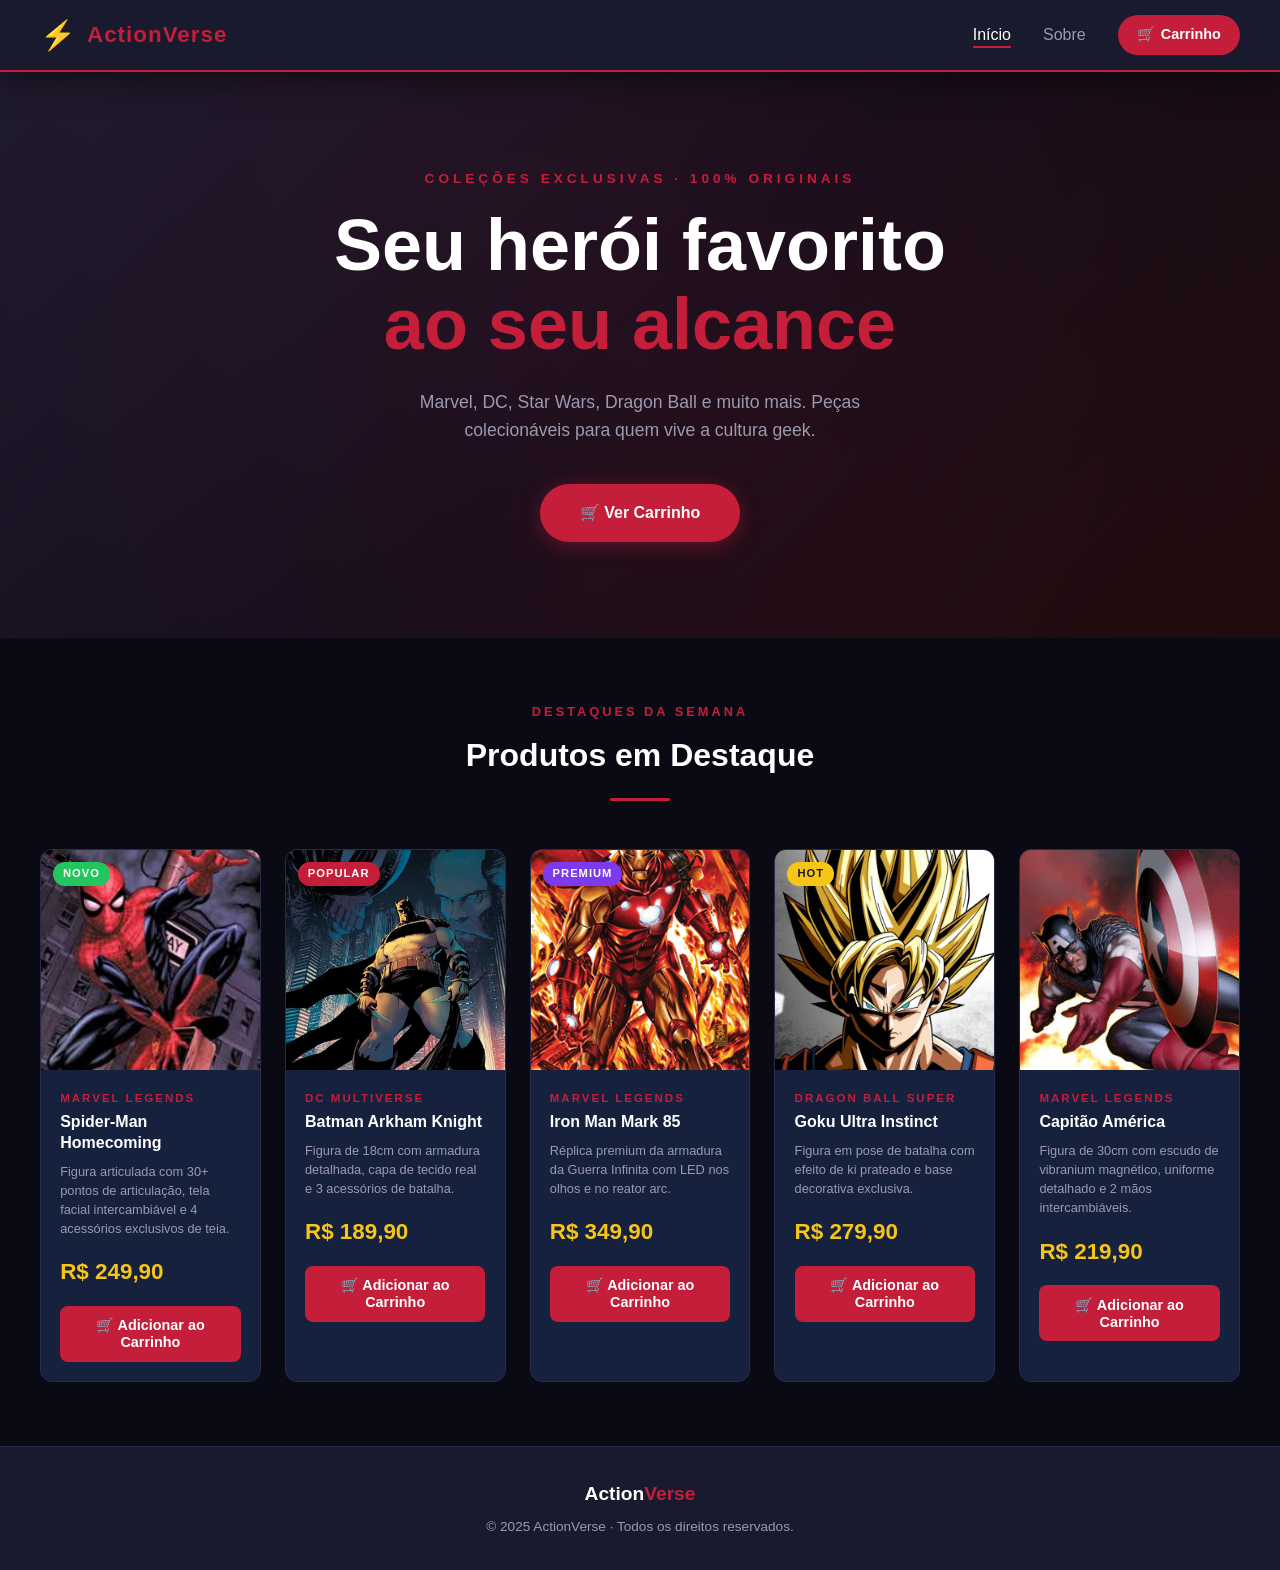
<file: index.html>
<!DOCTYPE html>
<html lang="pt-BR">
<head>
  <meta charset="UTF-8" />
  <meta name="viewport" content="width=device-width, initial-scale=1.0" />
  <meta name="description" content="ActionVerse — As melhores action figures do mercado." />
  <title>ActionVerse — Action Figures</title>
  <link rel="stylesheet" href="src/css/estilo.css" />
</head>
<body>

  <header>
    <nav class="navbar" role="navigation" aria-label="Navegação principal">
      <div class="navbar__container">

        <a href="index.html" class="navbar__logo" aria-label="ActionVerse — Página inicial">
          <span class="logo-icon" aria-hidden="true">⚡</span>
          <span class="logo-text">Action<span>Verse</span></span>
        </a>

        <ul class="navbar__nav" role="list">
          <li><a href="index.html"        class="navbar__link active">Início</a></li>
          <li><a href="pages/sobre.html"  class="navbar__link">Sobre</a></li>
          <li>
            <a href="pages/loja.html" class="navbar__cart-btn" aria-label="Ver carrinho">
              🛒 <span>Carrinho</span>
              <span class="cart-badge" id="cart-badge" style="display:none;">0</span>
            </a>
          </li>
        </ul>

      </div>
    </nav>
  </header>

  <main>

    <section class="hero" aria-label="Destaque principal">
      <div class="hero__container">
        <p class="hero__eyebrow">Coleções Exclusivas · 100% Originais</p>

        <h1 class="hero__title">
          Seu herói favorito
          <span class="highlight">ao seu alcance</span>
        </h1>

        <p class="hero__subtitle">
          Marvel, DC, Star Wars, Dragon Ball e muito mais.
          Peças colecionáveis para quem vive a cultura geek.
        </p>

        <a href="pages/loja.html" class="hero__cta">
          🛒 Ver Carrinho
        </a>
      </div>
    </section>

    <section class="section" id="produtos" aria-label="Produtos em destaque">
      <div class="section__container">

        <header class="section__header">
          <p class="section__eyebrow">Destaques da Semana</p>
          <h2 class="section__title">Produtos em Destaque</h2>
          <div class="section__divider" role="presentation"></div>
        </header>

        <div
          class="products-grid"
          id="products-container"
          role="list"
          aria-label="Lista de produtos"
        ></div>

      </div>
    </section>

  </main>

  <footer>
    <div class="footer__container">
      <p class="footer__logo">Action<span>Verse</span></p>
      <p class="footer__text">© 2025 ActionVerse · Todos os direitos reservados.</p>
    </div>
  </footer>

  <script src="src/js/script.js"></script>
</body>
</html>
</file>
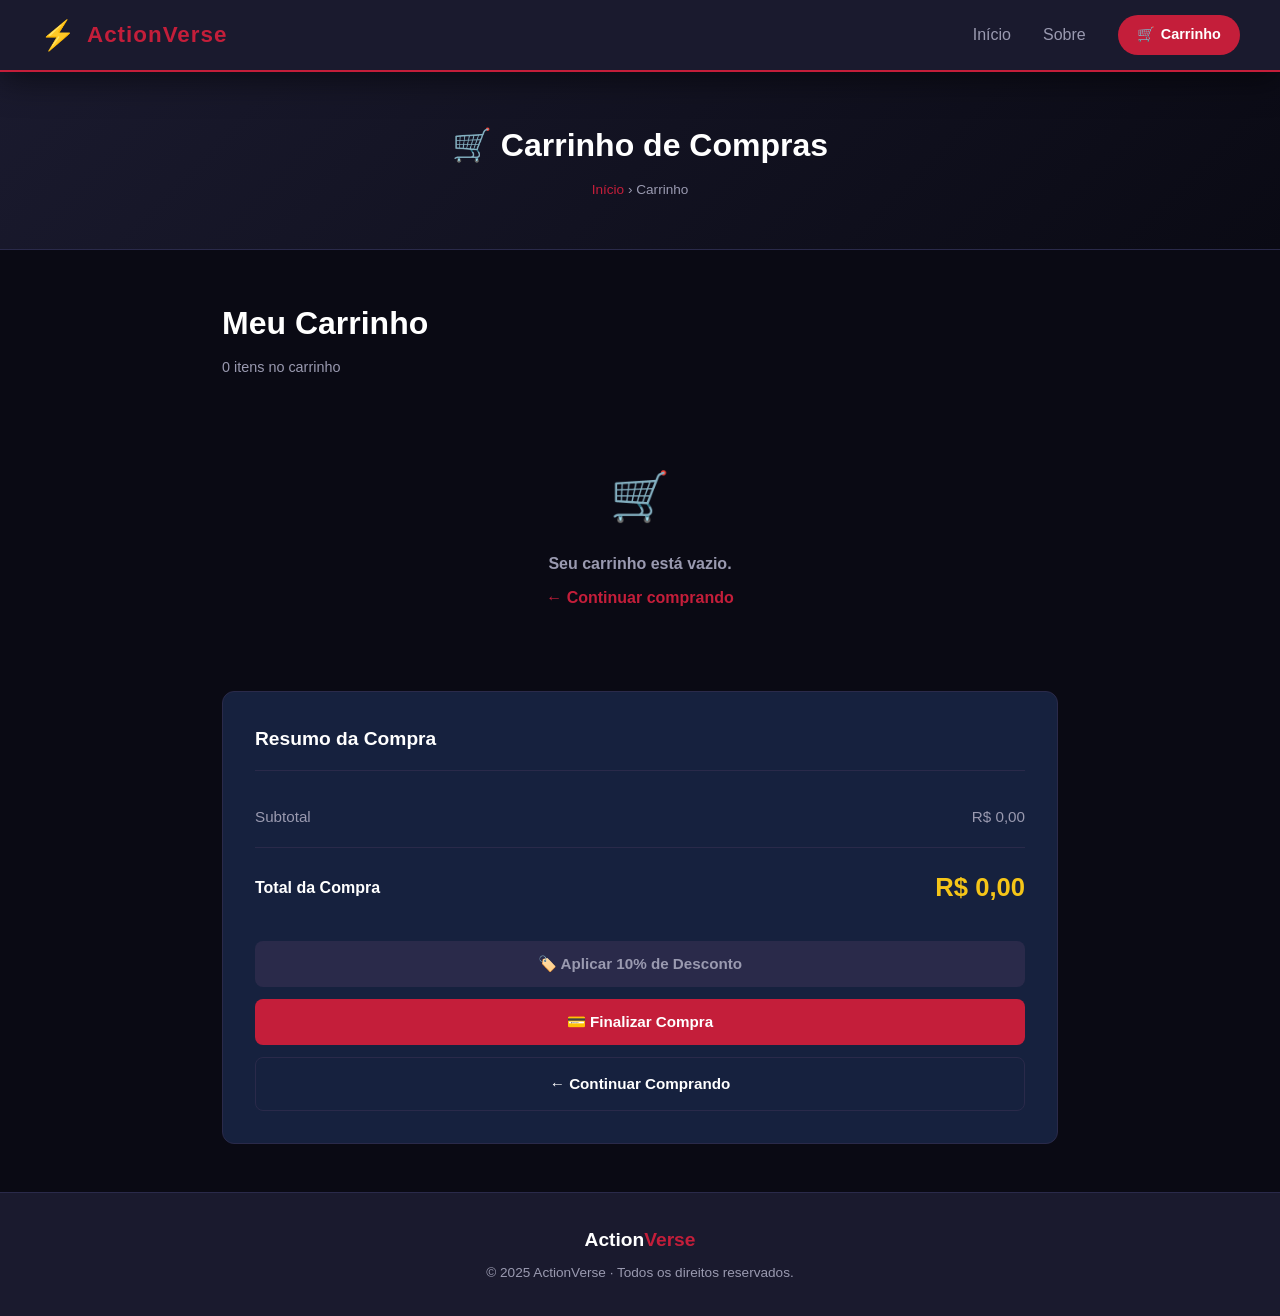
<file: pages/loja.html>
<!DOCTYPE html>
<html lang="pt-BR">
<head>
  <meta charset="UTF-8" />
  <meta name="viewport" content="width=device-width, initial-scale=1.0" />
  <meta name="description" content="Carrinho de compras — ActionVerse." />
  <title>Carrinho — ActionVerse</title>
  <link rel="stylesheet" href="../src/css/estilo.css" />
</head>
<body>

  <header>
    <nav class="navbar" role="navigation" aria-label="Navegação principal">
      <div class="navbar__container">

        <a href="../index.html" class="navbar__logo" aria-label="ActionVerse — Página inicial">
          <span class="logo-icon" aria-hidden="true">⚡</span>
          <span class="logo-text">Action<span>Verse</span></span>
        </a>

        <ul class="navbar__nav" role="list">
          <li><a href="../index.html"  class="navbar__link">Início</a></li>
          <li><a href="sobre.html"     class="navbar__link">Sobre</a></li>
          <li>
            <a href="loja.html" class="navbar__cart-btn" aria-current="page">
              🛒 <span>Carrinho</span>
              <span class="cart-badge" id="cart-badge" style="display:none;">0</span>
            </a>
          </li>
        </ul>

      </div>
    </nav>
  </header>

  <main>

    <section class="page-hero" aria-label="Cabeçalho da página">
      <h1 class="page-hero__title">🛒 Carrinho de Compras</h1>
      <nav class="page-hero__breadcrumb" aria-label="Trilha de navegação">
        <a href="../index.html">Início</a> › Carrinho
      </nav>
    </section>

    <section class="cart-section" aria-label="Carrinho e resumo da compra">

      <header class="cart-header">
        <h2 class="cart-header__title">Meu Carrinho</h2>
        <p class="cart-header__subtitle" id="item-count" aria-live="polite">Carregando...</p>
      </header>

      <ul class="cart-list" id="cart-list" aria-label="Itens no carrinho" aria-live="polite">
      </ul>

      <aside class="cart-summary" aria-label="Resumo financeiro da compra">

        <h3 class="cart-summary__title">
          Resumo da Compra
          <span class="cart-summary__discount-tag" id="discount-tag" aria-label="Desconto ativo">
            10% OFF
          </span>
        </h3>

        <dl>
          <div class="cart-summary__row" role="group">
            <dt>Subtotal</dt>
            <dd id="subtotal-value" aria-live="polite">R$ 0,00</dd>
          </div>

          <div
            class="cart-summary__row"
            id="discount-row"
            style="display: none;"
            role="group"
            aria-live="polite"
          >
            <dt>Desconto (10%)</dt>
            <dd id="discount-value" style="color: var(--success);">- R$ 0,00</dd>
          </div>

          <div class="cart-summary__row cart-summary__row--total" role="group">
            <dt>Total da Compra</dt>
            <dd>
              <span
                class="cart-summary__total-value"
                id="total-value"
                aria-live="polite"
                aria-atomic="true"
              >R$ 0,00</span>
            </dd>
          </div>
        </dl>

        <div class="cart-summary__actions">

          <button
            class="btn btn--discount"
            id="btn-discount"
            type="button"
            aria-label="Aplicar cupom de 10% de desconto no total"
          >
            🏷️ Aplicar 10% de Desconto
          </button>

          <button
            class="btn btn--primary"
            id="btn-finalizar"
            type="button"
          >
            💳 Finalizar Compra
          </button>

          <a href="../index.html" class="btn btn--secondary">
            ← Continuar Comprando
          </a>

        </div>
      </aside>

    </section>
  </main>

  <footer>
    <div class="footer__container">
      <p class="footer__logo">Action<span>Verse</span></p>
      <p class="footer__text">© 2025 ActionVerse · Todos os direitos reservados.</p>
    </div>
  </footer>

  <div class="modal-overlay" id="modal-overlay" role="dialog" aria-modal="true" aria-labelledby="modal-title">
    <div class="modal">
      <div class="modal__icon">✅</div>
      <h2 class="modal__title" id="modal-title">Compra finalizada com sucesso!</h2>
      <p class="modal__text">Obrigado pela sua compra. Seu pedido foi recebido.</p>
      <button class="btn btn--primary modal__btn" id="modal-close" type="button">
        Continuar Comprando
      </button>
    </div>
  </div>

  <script src="../src/js/script.js"></script>
</body>
</html>
</file>
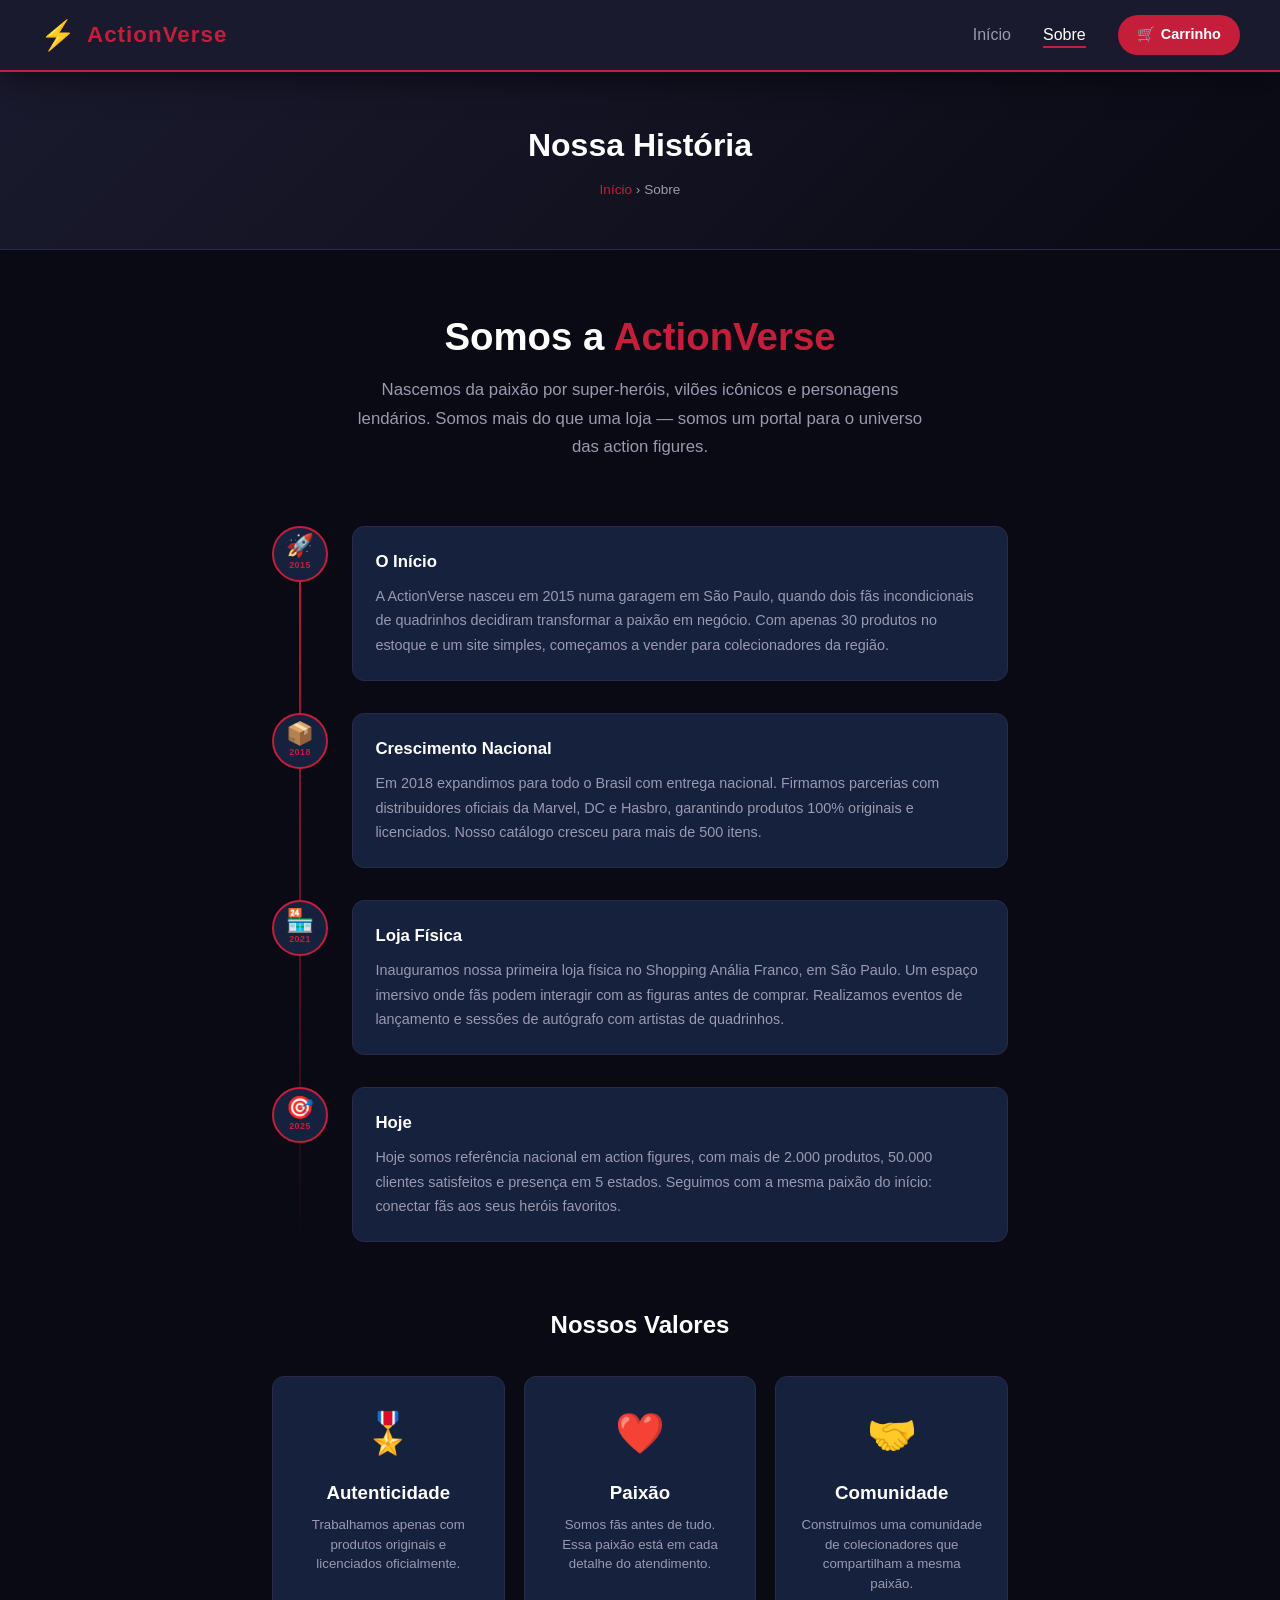
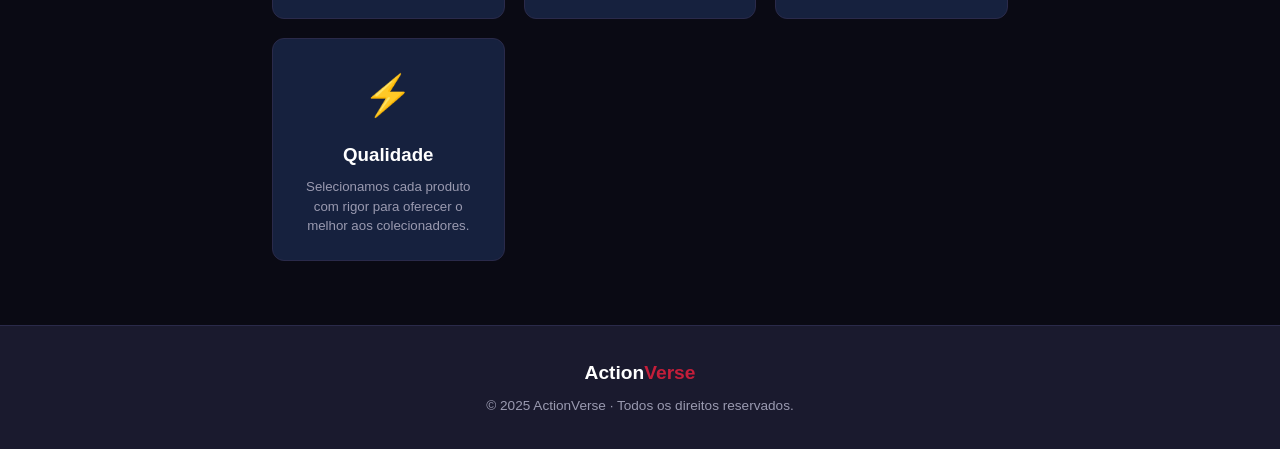
<file: pages/sobre.html>
<!DOCTYPE html>
<html lang="pt-BR">
<head>
  <meta charset="UTF-8" />
  <meta name="viewport" content="width=device-width, initial-scale=1.0" />
  <meta name="description" content="Conheça a história da ActionVerse, sua loja especializada em action figures." />
  <title>Sobre Nós — ActionVerse</title>
  <link rel="stylesheet" href="../src/css/estilo.css" />
</head>
<body>

  <header>
    <nav class="navbar" role="navigation" aria-label="Navegação principal">
      <div class="navbar__container">

        <a href="../index.html" class="navbar__logo" aria-label="ActionVerse — Página inicial">
          <span class="logo-icon" aria-hidden="true">⚡</span>
          <span class="logo-text">Action<span>Verse</span></span>
        </a>

        <ul class="navbar__nav" role="list">
          <li><a href="../index.html"  class="navbar__link">Início</a></li>
          <li><a href="sobre.html"     class="navbar__link active">Sobre</a></li>
          <li>
            <a href="loja.html" class="navbar__cart-btn" aria-label="Ver carrinho">
              🛒 <span>Carrinho</span>
              <span class="cart-badge" id="cart-badge" style="display:none;">0</span>
            </a>
          </li>
        </ul>

      </div>
    </nav>
  </header>

  <main>

    <section class="page-hero" aria-label="Cabeçalho da página">
      <h1 class="page-hero__title">Nossa História</h1>
      <nav class="page-hero__breadcrumb" aria-label="Trilha de navegação">
        <a href="../index.html">Início</a> › Sobre
      </nav>
    </section>

    <article class="about-section">

      <header class="about-hero">
        <h2 class="about-hero__title">
          Somos a <span>ActionVerse</span>
        </h2>
        <p class="about-hero__lead">
          Nascemos da paixão por super-heróis, vilões icônicos e personagens lendários.
          Somos mais do que uma loja — somos um portal para o universo das action figures.
        </p>
      </header>

      <section aria-label="Linha do tempo da empresa">
        <ol class="about-timeline">

          <li class="timeline-item">
            <div class="timeline-item__dot" aria-hidden="true">
              <span class="dot-emoji">🚀</span>
              <small class="dot-year">2015</small>
            </div>
            <div class="timeline-item__content">
              <h3 class="timeline-item__title">O Início</h3>
              <p class="timeline-item__text">
                A ActionVerse nasceu em 2015 numa garagem em São Paulo, quando dois fãs
                incondicionais de quadrinhos decidiram transformar a paixão em negócio.
                Com apenas 30 produtos no estoque e um site simples, começamos a vender
                para colecionadores da região.
              </p>
            </div>
          </li>

          <li class="timeline-item">
            <div class="timeline-item__dot" aria-hidden="true">
              <span class="dot-emoji">📦</span>
              <small class="dot-year">2018</small>
            </div>
            <div class="timeline-item__content">
              <h3 class="timeline-item__title">Crescimento Nacional</h3>
              <p class="timeline-item__text">
                Em 2018 expandimos para todo o Brasil com entrega nacional. Firmamos parcerias
                com distribuidores oficiais da Marvel, DC e Hasbro, garantindo produtos 100%
                originais e licenciados. Nosso catálogo cresceu para mais de 500 itens.
              </p>
            </div>
          </li>

          <li class="timeline-item">
            <div class="timeline-item__dot" aria-hidden="true">
              <span class="dot-emoji">🏪</span>
              <small class="dot-year">2021</small>
            </div>
            <div class="timeline-item__content">
              <h3 class="timeline-item__title">Loja Física</h3>
              <p class="timeline-item__text">
                Inauguramos nossa primeira loja física no Shopping Anália Franco, em São Paulo.
                Um espaço imersivo onde fãs podem interagir com as figuras antes de comprar.
                Realizamos eventos de lançamento e sessões de autógrafo com artistas de quadrinhos.
              </p>
            </div>
          </li>

          <li class="timeline-item">
            <div class="timeline-item__dot" aria-hidden="true">
              <span class="dot-emoji">🎯</span>
              <small class="dot-year">2025</small>
            </div>
            <div class="timeline-item__content">
              <h3 class="timeline-item__title">Hoje</h3>
              <p class="timeline-item__text">
                Hoje somos referência nacional em action figures, com mais de 2.000 produtos,
                50.000 clientes satisfeitos e presença em 5 estados. Seguimos com a mesma paixão
                do início: conectar fãs aos seus heróis favoritos.
              </p>
            </div>
          </li>

        </ol>
      </section>

      <section class="about-values" aria-label="Nossos valores">
        <h2 class="about-values__title">Nossos Valores</h2>

        <ul class="values-grid">
          <li class="value-card">
            <div class="value-card__icon" aria-hidden="true">🎖️</div>
            <h3 class="value-card__title">Autenticidade</h3>
            <p class="value-card__text">Trabalhamos apenas com produtos originais e licenciados oficialmente.</p>
          </li>
          <li class="value-card">
            <div class="value-card__icon" aria-hidden="true">❤️</div>
            <h3 class="value-card__title">Paixão</h3>
            <p class="value-card__text">Somos fãs antes de tudo. Essa paixão está em cada detalhe do atendimento.</p>
          </li>
          <li class="value-card">
            <div class="value-card__icon" aria-hidden="true">🤝</div>
            <h3 class="value-card__title">Comunidade</h3>
            <p class="value-card__text">Construímos uma comunidade de colecionadores que compartilham a mesma paixão.</p>
          </li>
          <li class="value-card">
            <div class="value-card__icon" aria-hidden="true">⚡</div>
            <h3 class="value-card__title">Qualidade</h3>
            <p class="value-card__text">Selecionamos cada produto com rigor para oferecer o melhor aos colecionadores.</p>
          </li>
        </ul>
      </section>

    </article>
  </main>

  <footer>
    <div class="footer__container">
      <p class="footer__logo">Action<span>Verse</span></p>
      <p class="footer__text">© 2025 ActionVerse · Todos os direitos reservados.</p>
    </div>
  </footer>

  <script src="../src/js/script.js"></script>
</body>
</html>
</file>
<file: src/css/estilo.css>
:root {
  --primary:        #c41e3a;
  --primary-dark:   #9b1530;
  --secondary:      #1a1a2e;
  --accent:         #f5c518;
  --bg-dark:        #0a0a14;
  --bg-card:        #16213e;
  --text-primary:   #ffffff;
  --text-secondary: #9a9ab0;
  --border:         #2a2a4a;
  --success:        #22c55e;
  --shadow:         0 8px 32px rgba(0, 0, 0, 0.5);
  --radius:         12px;
  --transition:     0.3s ease;
}

*, *::before, *::after {
  margin: 0;
  padding: 0;
  box-sizing: border-box;
}

html { scroll-behavior: smooth; }

body {
  font-family: 'Segoe UI', Tahoma, Geneva, Verdana, sans-serif;
  background-color: var(--bg-dark);
  color: var(--text-primary);
  line-height: 1.6;
  min-height: 100vh;
  display: flex;
  flex-direction: column;
}

main  { flex: 1; }
a     { text-decoration: none; color: inherit; }
img   { max-width: 100%; display: block; }
ul, ol { list-style: none; }

.navbar {
  background-color: var(--secondary);
  border-bottom: 2px solid var(--primary);
  padding: 0 2rem;
  position: sticky;
  top: 0;
  z-index: 1000;
  box-shadow: var(--shadow);
}

.navbar__container {
  max-width: 1200px;
  margin: 0 auto;
  display: flex;
  align-items: center;
  justify-content: space-between;
  height: 70px;
}

.navbar__logo {
  display: flex;
  align-items: center;
  gap: 10px;
  font-size: 1.4rem;
  font-weight: 800;
  letter-spacing: 1px;
}

.navbar__logo span { color: var(--primary); }
.navbar__logo .logo-icon { font-size: 1.8rem; }

.navbar__nav {
  display: flex;
  align-items: center;
  gap: 2rem;
}

.navbar__link {
  color: var(--text-secondary);
  font-weight: 500;
  transition: color var(--transition);
  padding: 0.3rem 0;
  position: relative;
}

.navbar__link::after {
  content: '';
  position: absolute;
  bottom: 0; left: 0;
  width: 0;
  height: 2px;
  background: var(--primary);
  transition: width var(--transition);
}

.navbar__link:hover,
.navbar__link.active { color: var(--text-primary); }

.navbar__link:hover::after,
.navbar__link.active::after { width: 100%; }

.navbar__cart-btn {
  background: var(--primary);
  color: white;
  border: none;
  padding: 0.5rem 1.2rem;
  border-radius: 50px;
  font-size: 0.9rem;
  font-weight: 600;
  cursor: pointer;
  transition: background var(--transition), transform var(--transition);
  display: flex;
  align-items: center;
  gap: 6px;
}

.navbar__cart-btn:hover {
  background: var(--primary-dark);
  transform: translateY(-2px);
}

.cart-badge {
  background: var(--accent);
  color: #1a1a2e;
  font-size: 0.7rem;
  font-weight: 800;
  min-width: 20px;
  height: 20px;
  border-radius: 50px;
  display: inline-flex;
  align-items: center;
  justify-content: center;
  padding: 0 5px;
  margin-left: 2px;
}

.hero {
  background: linear-gradient(135deg, var(--secondary) 0%, #0d0d1a 50%, #1a0a0a 100%);
  padding: 6rem 2rem;
  text-align: center;
  position: relative;
  overflow: hidden;
}

.hero::before {
  content: '';
  position: absolute;
  top: -50%; left: -50%;
  width: 200%; height: 200%;
  background: radial-gradient(circle, rgba(196,30,58,0.12) 0%, transparent 70%);
  animation: pulseGlow 4s ease-in-out infinite;
}

@keyframes pulseGlow {
  0%,100% { transform: scale(1);   opacity: 1; }
  50%      { transform: scale(1.1); opacity: 0.7; }
}

.hero__container {
  max-width: 800px;
  margin: 0 auto;
  position: relative;
  z-index: 1;
}

.hero__eyebrow {
  text-transform: uppercase;
  letter-spacing: 4px;
  font-size: 0.85rem;
  color: var(--primary);
  font-weight: 600;
  margin-bottom: 1rem;
}

.hero__title {
  font-size: clamp(2.5rem, 6vw, 4.5rem);
  font-weight: 900;
  line-height: 1.1;
  margin-bottom: 1.5rem;
}

.hero__title .highlight {
  color: var(--primary);
  display: block;
}

.hero__subtitle {
  font-size: 1.1rem;
  color: var(--text-secondary);
  max-width: 500px;
  margin: 0 auto 2.5rem;
}

.hero__cta {
  display: inline-flex;
  align-items: center;
  gap: 10px;
  background: var(--primary);
  color: white;
  padding: 1rem 2.5rem;
  border-radius: 50px;
  font-size: 1rem;
  font-weight: 700;
  transition: all var(--transition);
  box-shadow: 0 4px 20px rgba(196,30,58,0.4);
}

.hero__cta:hover {
  background: var(--primary-dark);
  transform: translateY(-3px);
  box-shadow: 0 8px 30px rgba(196,30,58,0.5);
}

.section { padding: 4rem 2rem; }

.section__header {
  text-align: center;
  margin-bottom: 3rem;
}

.section__eyebrow {
  text-transform: uppercase;
  letter-spacing: 3px;
  font-size: 0.8rem;
  color: var(--primary);
  font-weight: 600;
  margin-bottom: 0.5rem;
}

.section__title {
  font-size: 2rem;
  font-weight: 800;
  margin-bottom: 1rem;
}

.section__divider {
  width: 60px;
  height: 3px;
  background: var(--primary);
  margin: 0 auto;
  border-radius: 2px;
}

.section__container {
  max-width: 1200px;
  margin: 0 auto;
}

.products-grid {
  display: grid;
  grid-template-columns: repeat(auto-fit, minmax(220px, 1fr));
  gap: 1.5rem;
}

.product-card {
  background: var(--bg-card);
  border-radius: var(--radius);
  overflow: hidden;
  border: 1px solid var(--border);
  transition: transform var(--transition), box-shadow var(--transition), border-color var(--transition);
  position: relative;
}

.product-card:hover {
  transform: translateY(-6px);
  box-shadow: var(--shadow);
  border-color: var(--primary);
}

.product-card__badge {
  position: absolute;
  top: 12px; left: 12px;
  background: var(--primary);
  color: white;
  font-size: 0.7rem;
  font-weight: 700;
  text-transform: uppercase;
  letter-spacing: 1px;
  padding: 3px 10px;
  border-radius: 50px;
  z-index: 2;
}

.product-card__badge--new     { background: var(--success); }
.product-card__badge--hot     { background: var(--accent); color: #1a1a2e; }
.product-card__badge--premium { background: #7c3aed; }

.product-card__img {
  width: 100%;
  height: 220px;
  display: flex;
  align-items: center;
  justify-content: center;
  font-size: 5.5rem;
}

.product-card__photo {
  width: 100%;
  height: 100%;
  object-fit: cover;
  display: block;
}

.cart-item__photo {
  width: 100%;
  height: 100%;
  object-fit: cover;
  border-radius: 8px;
  display: block;
}

.product-card__body { padding: 1.2rem; }

.product-card__brand {
  font-size: 0.72rem;
  text-transform: uppercase;
  letter-spacing: 2px;
  color: var(--primary);
  font-weight: 600;
  margin-bottom: 0.3rem;
}

.product-card__name {
  font-size: 1rem;
  font-weight: 700;
  margin-bottom: 0.5rem;
  line-height: 1.3;
}

.product-card__description {
  font-size: 0.8rem;
  color: var(--text-secondary);
  margin-bottom: 1rem;
  line-height: 1.5;
}

.product-card__price {
  font-size: 1.4rem;
  font-weight: 800;
  color: var(--accent);
  margin-bottom: 1rem;
}

.product-card__btn {
  width: 100%;
  padding: 0.7rem;
  background: var(--primary);
  color: white;
  border: none;
  border-radius: 8px;
  font-size: 0.9rem;
  font-weight: 600;
  cursor: pointer;
  transition: background var(--transition), transform var(--transition);
}

.product-card__btn:hover {
  background: var(--primary-dark);
  transform: translateY(-2px);
}

.page-hero {
  background: linear-gradient(135deg, var(--secondary), var(--bg-dark));
  padding: 3rem 2rem;
  text-align: center;
  border-bottom: 1px solid var(--border);
}

.page-hero__title {
  font-size: 2rem;
  font-weight: 800;
  margin-bottom: 0.5rem;
}

.page-hero__breadcrumb {
  color: var(--text-secondary);
  font-size: 0.85rem;
}

.page-hero__breadcrumb a {
  color: var(--primary);
  transition: opacity var(--transition);
}

.page-hero__breadcrumb a:hover { opacity: 0.8; }

.cart-section {
  max-width: 900px;
  margin: 3rem auto;
  padding: 0 2rem;
}

.cart-header { margin-bottom: 2rem; }

.cart-header__title {
  font-size: 2rem;
  font-weight: 800;
  margin-bottom: 0.4rem;
}

.cart-header__subtitle {
  color: var(--text-secondary);
  font-size: 0.9rem;
}

.cart-list {
  display: flex;
  flex-direction: column;
  gap: 1rem;
  margin-bottom: 2rem;
}

.cart-item {
  background: var(--bg-card);
  border: 1px solid var(--border);
  border-radius: var(--radius);
  display: flex;
  align-items: center;
  gap: 1.2rem;
  padding: 1rem 1.2rem;
  transition: border-color var(--transition);
}

.cart-item:hover { border-color: var(--primary); }

.cart-item__img {
  width: 80px;
  height: 80px;
  border-radius: 8px;
  display: flex;
  align-items: center;
  justify-content: center;
  font-size: 2.5rem;
  flex-shrink: 0;
}

.cart-item__info { flex: 1; }

.cart-item__brand {
  font-size: 0.7rem;
  text-transform: uppercase;
  letter-spacing: 2px;
  color: var(--primary);
  font-weight: 600;
}

.cart-item__name {
  font-weight: 700;
  margin: 0.2rem 0;
}

.cart-item__quantity {
  font-size: 0.85rem;
  color: var(--text-secondary);
}

.cart-item__subtotal {
  font-size: 1.1rem;
  font-weight: 700;
  color: var(--accent);
  text-align: right;
  min-width: 100px;
}

.cart-item__remove {
  background: none;
  border: 1px solid var(--border);
  color: var(--text-secondary);
  width: 32px;
  height: 32px;
  border-radius: 6px;
  cursor: pointer;
  font-size: 0.9rem;
  transition: all var(--transition);
  display: flex;
  align-items: center;
  justify-content: center;
  flex-shrink: 0;
}

.cart-item__remove:hover {
  background: rgba(196,30,58,0.15);
  border-color: var(--primary);
  color: var(--primary);
}

.cart-summary {
  background: var(--bg-card);
  border: 1px solid var(--border);
  border-radius: var(--radius);
  padding: 2rem;
}

.cart-summary__title {
  font-size: 1.2rem;
  font-weight: 700;
  margin-bottom: 1.5rem;
  padding-bottom: 1rem;
  border-bottom: 1px solid var(--border);
  display: flex;
  align-items: center;
  gap: 0.8rem;
}

.cart-summary__discount-tag {
  background: rgba(34,197,94,0.15);
  color: var(--success);
  padding: 2px 10px;
  border-radius: 50px;
  font-size: 0.75rem;
  font-weight: 700;
  letter-spacing: 1px;
  display: none;
}

.cart-summary__discount-tag.visible { display: inline-block; }

.cart-summary__row {
  display: flex;
  justify-content: space-between;
  align-items: center;
  padding: 0.6rem 0;
  font-size: 0.95rem;
  color: var(--text-secondary);
}

.cart-summary__row--total {
  border-top: 1px solid var(--border);
  margin-top: 0.5rem;
  padding-top: 1.2rem;
  color: var(--text-primary);
  font-weight: 700;
  font-size: 1rem;
}

.cart-summary__total-value {
  color: var(--accent);
  font-size: 1.6rem;
  font-weight: 900;
}

.cart-summary__actions {
  margin-top: 1.5rem;
  display: flex;
  flex-direction: column;
  gap: 0.8rem;
}

.btn {
  width: 100%;
  padding: 0.85rem;
  border: none;
  border-radius: 8px;
  font-size: 0.95rem;
  font-weight: 700;
  cursor: pointer;
  transition: all var(--transition);
  display: flex;
  align-items: center;
  justify-content: center;
  gap: 8px;
  text-align: center;
}

.btn--primary {
  background: var(--primary);
  color: white;
}

.btn--primary:hover {
  background: var(--primary-dark);
  transform: translateY(-2px);
  box-shadow: 0 4px 20px rgba(196,30,58,0.3);
}

.btn--secondary {
  background: transparent;
  color: var(--text-primary);
  border: 1px solid var(--border);
}

.btn--secondary:hover {
  border-color: var(--accent);
  color: var(--accent);
  transform: translateY(-2px);
}

.btn--discount {
  background: linear-gradient(135deg, #22c55e, #16a34a);
  color: white;
}

.btn--discount:hover {
  transform: translateY(-2px);
  box-shadow: 0 4px 20px rgba(34,197,94,0.3);
  filter: brightness(1.05);
}

.btn--discount:disabled {
  background: var(--border);
  color: var(--text-secondary);
  cursor: not-allowed;
  transform: none;
  box-shadow: none;
  filter: none;
}

.about-section {
  max-width: 800px;
  margin: 0 auto;
  padding: 4rem 2rem;
}

.about-hero {
  text-align: center;
  margin-bottom: 4rem;
}

.about-hero__title {
  font-size: 2.4rem;
  font-weight: 900;
  margin-bottom: 1rem;
  line-height: 1.2;
}

.about-hero__title span { color: var(--primary); }

.about-hero__lead {
  font-size: 1.05rem;
  color: var(--text-secondary);
  max-width: 580px;
  margin: 0 auto;
  line-height: 1.7;
}

.about-timeline {
  position: relative;
  display: flex;
  flex-direction: column;
  gap: 2rem;
}

.about-timeline::before {
  content: '';
  position: absolute;
  left: 27px; top: 0; bottom: 0;
  width: 2px;
  background: linear-gradient(to bottom, var(--primary), transparent);
}

.timeline-item {
  display: flex;
  gap: 1.5rem;
  align-items: flex-start;
}

.timeline-item__dot {
  width: 56px;
  height: 56px;
  background: var(--bg-card);
  border: 2px solid var(--primary);
  border-radius: 50%;
  display: flex;
  flex-direction: column;
  align-items: center;
  justify-content: center;
  flex-shrink: 0;
  position: relative;
  z-index: 1;
}

.timeline-item__dot .dot-emoji { font-size: 1.4rem; line-height: 1; }
.timeline-item__dot .dot-year  { font-size: 0.55rem; font-weight: 700; color: var(--primary); letter-spacing: 0.5px; }

.timeline-item__content {
  background: var(--bg-card);
  border: 1px solid var(--border);
  border-radius: var(--radius);
  padding: 1.4rem;
  flex: 1;
  transition: border-color var(--transition);
}

.timeline-item__content:hover { border-color: var(--primary); }

.timeline-item__title {
  font-weight: 700;
  margin-bottom: 0.5rem;
  font-size: 1.05rem;
}

.timeline-item__text {
  color: var(--text-secondary);
  font-size: 0.9rem;
  line-height: 1.7;
}

.about-values { margin-top: 4rem; }

.about-values__title {
  font-size: 1.5rem;
  font-weight: 800;
  text-align: center;
  margin-bottom: 2rem;
}

.values-grid {
  display: grid;
  grid-template-columns: repeat(auto-fit, minmax(180px, 1fr));
  gap: 1.2rem;
}

.value-card {
  background: var(--bg-card);
  border: 1px solid var(--border);
  border-radius: var(--radius);
  padding: 1.5rem;
  text-align: center;
  transition: border-color var(--transition), transform var(--transition);
}

.value-card:hover {
  border-color: var(--primary);
  transform: translateY(-4px);
}

.value-card__icon  { font-size: 2.5rem; margin-bottom: 0.8rem; }
.value-card__title { font-weight: 700; margin-bottom: 0.4rem; }
.value-card__text  { font-size: 0.83rem; color: var(--text-secondary); line-height: 1.5; }

footer {
  background: var(--secondary);
  border-top: 1px solid var(--border);
  padding: 2rem;
  text-align: center;
}

.footer__container { max-width: 1200px; margin: 0 auto; }
.footer__logo      { font-size: 1.2rem; font-weight: 800; margin-bottom: 0.4rem; }
.footer__logo span { color: var(--primary); }
.footer__text      { font-size: 0.85rem; color: var(--text-secondary); }

.modal-overlay {
  position: fixed;
  inset: 0;
  background: rgba(0, 0, 0, 0.75);
  display: flex;
  align-items: center;
  justify-content: center;
  z-index: 9000;
  opacity: 0;
  visibility: hidden;
  transition: opacity var(--transition), visibility var(--transition);
  padding: 1rem;
}

.modal-overlay.active {
  opacity: 1;
  visibility: visible;
}

.modal {
  background: var(--bg-card);
  border: 1px solid var(--success);
  border-radius: var(--radius);
  padding: 3rem 2.5rem;
  max-width: 420px;
  width: 100%;
  text-align: center;
  box-shadow: 0 20px 60px rgba(0, 0, 0, 0.6);
  transform: scale(0.9);
  transition: transform var(--transition);
}

.modal-overlay.active .modal {
  transform: scale(1);
}

.modal__icon {
  font-size: 4rem;
  margin-bottom: 1.2rem;
  line-height: 1;
}

.modal__title {
  font-size: 1.4rem;
  font-weight: 800;
  margin-bottom: 0.8rem;
  color: var(--success);
}

.modal__text {
  color: var(--text-secondary);
  font-size: 0.95rem;
  margin-bottom: 2rem;
}

.modal__btn {
  max-width: 220px;
  margin: 0 auto;
}

.toast {
  position: fixed;
  bottom: 2rem; right: 2rem;
  background: var(--bg-card);
  border: 1px solid var(--success);
  color: var(--text-primary);
  padding: 0.8rem 1.5rem;
  border-radius: var(--radius);
  font-size: 0.9rem;
  font-weight: 600;
  box-shadow: var(--shadow);
  transform: translateY(100px);
  opacity: 0;
  transition: all var(--transition);
  z-index: 9999;
  max-width: 320px;
}

.toast.show { transform: translateY(0); opacity: 1; }

@media (max-width: 768px) {
  .navbar__nav { gap: 1rem; }

  .navbar__cart-btn span { display: none; }

  .hero { padding: 4rem 1.5rem; }

  .products-grid {
    grid-template-columns: repeat(auto-fit, minmax(160px, 1fr));
    gap: 1rem;
  }

  .cart-item { flex-wrap: wrap; }

  .cart-item__subtotal { min-width: auto; }

  .about-timeline::before { left: 25px; }
}

@media (max-width: 480px) {
  .navbar__logo .logo-text { display: none; }

  .hero__title { font-size: 2rem; }

  .products-grid { grid-template-columns: 1fr 1fr; }

  .cart-item__img { width: 60px; height: 60px; font-size: 2rem; }

  .values-grid { grid-template-columns: 1fr 1fr; }
}
</file>
